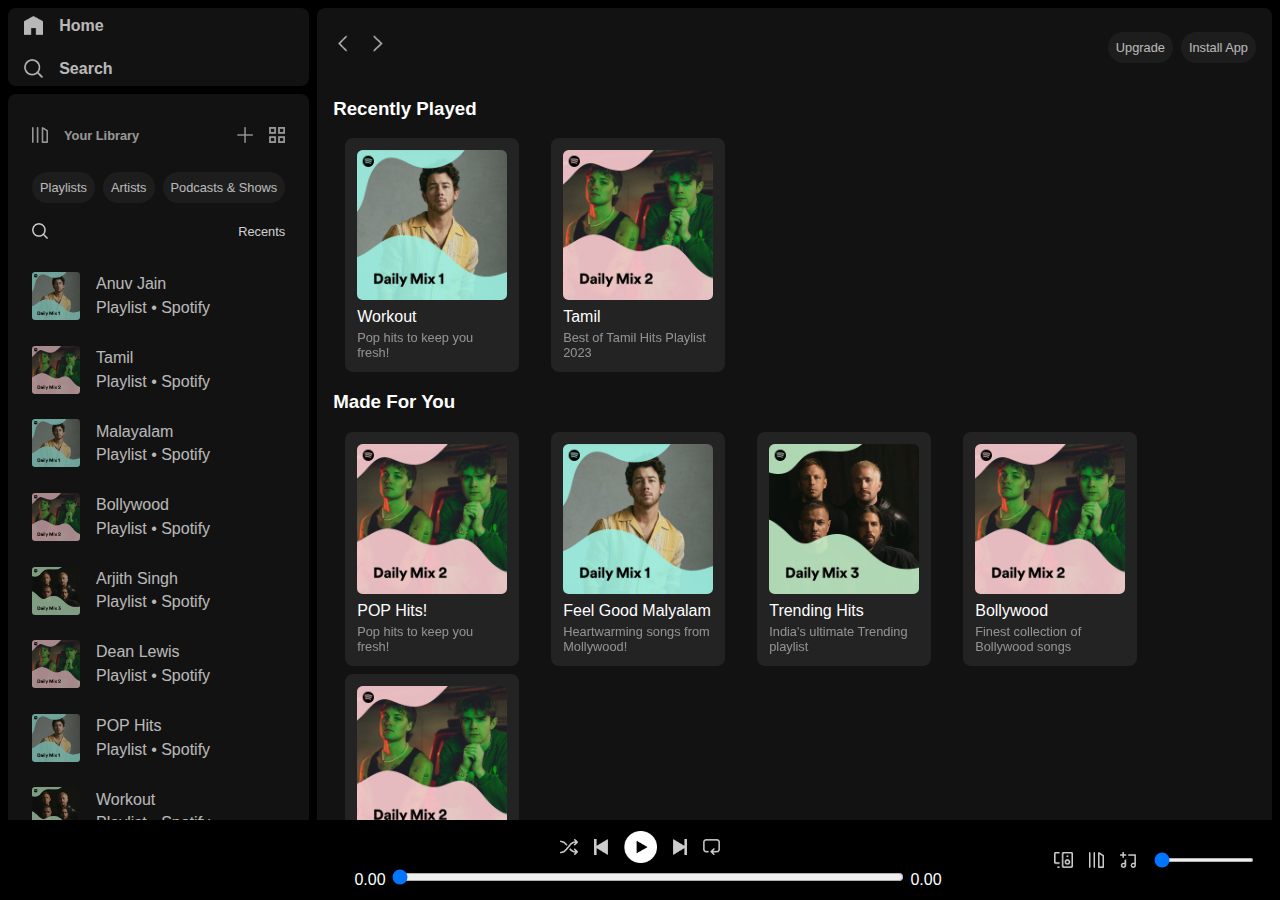
<file: spotifyclone/starting my html journey.html>
<!DOCTYPE html>
<html lang="en">
<head>
    <meta charset="UTF-8">
    <meta http-equiv="X-UA-Compatible" content="IE=edge">
    <meta name="viewport" content="width=device-width, initial-scale=1.0">
    <title>Spotify - Web Player: Music for everyone</title>
    <link rel="stylesheet" href="styles.css">
    <link rel="icon" href="assets/logo.png">
    
</head>
<body>
    <div class="container">
        <div class="sidebar">
            <div class="top-icons">
                <div class="link-flex">
                    <img src="assets/home.png" alt="Home">
                    <a href="#">Home</a>
                </div>
                <div class="link-flex">
                    <img src="assets/search.png" alt="Search">
                    <a href="#">Search</a>
                </div>
            </div>
            <div class="library">
                <div class="flex-top">
                    <div class="link-flex">
                        <img src="assets/playlist.png" alt="Library">
                        <p>Your Library</p>
                    </div>
                    <div class="link-flex">
                        <img src="assets/plus.png" >
                        <img src="assets/boxes.png">
                    </div>
                </div>
                <div class="link-flex" style="gap: 0.5rem">
                    <div class="chip">Playlists</div>
                    <div class="chip">Artists</div>
                    <div class="chip">Podcasts & Shows</div>
                </div>
                <div class="flex-top">
                    <img src="assets/search.png">
                    <p>Recents</p>
                </div>
                <div class="albums">
                    <div class="link-flex album-flex">
                        <img src="assets/mix1.jpeg" class="album-cover">
                        <div class="col-flex">
                            <p class="album-name">Anuv Jain</p>
                            <p>Playlist &#x2022; Spotify</p>
                        </div>
                    </div>
                    <div class="link-flex album-flex">
                        <img src="assets/mix2.jpeg" class="album-cover">
                        <div class="col-flex">
                            <p class="album-name">Tamil</p>
                            <p>Playlist &#x2022; Spotify</p>
                        </div>
                    </div>
                    <div class="link-flex album-flex">
                        <img src="assets/mix1.jpeg" class="album-cover">
                        <div class="col-flex">
                            <p class="album-name">Malayalam</p>
                            <p>Playlist &#x2022; Spotify</p>
                        </div>
                    </div>
                    <div class="link-flex album-flex">
                        <img src="assets/mix2.jpeg" class="album-cover">
                        <div class="col-flex">
                            <p class="album-name">Bollywood</p>
                            <p>Playlist &#x2022; Spotify</p>
                        </div>
                    </div>
                    <div class="link-flex album-flex">
                        <img src="assets/mix3.jpeg" class="album-cover">
                        <div class="col-flex">
                            <p class="album-name">Arjith Singh</p>
                            <p>Playlist &#x2022; Spotify</p>
                        </div>
                    </div>
                    <div class="link-flex album-flex">
                        <img src="assets/mix2.jpeg" class="album-cover">
                        <div class="col-flex">
                            <p class="album-name">Dean Lewis</p>
                            <p>Playlist &#x2022; Spotify</p>
                        </div>
                    </div>
                    <div class="link-flex album-flex">
                        <img src="assets/mix1.jpeg" class="album-cover">
                        <div class="col-flex">
                            <p class="album-name">POP Hits</p>
                            <p>Playlist &#x2022; Spotify</p>
                        </div>
                    </div>
                    <div class="link-flex album-flex">
                        <img src="assets/mix3.jpeg" class="album-cover">
                        <div class="col-flex">
                            <p class="album-name">Workout</p>
                            <p>Playlist &#x2022; Spotify</p>
                        </div>
                    </div>
                </div>
            </div>
        </div>
        <div class="main-content">
            <div class="navbar">
                <div class="link-flex">
                    <img src="assets/back_navigation.png">
                    <img src="assets/forward_navigation.png">
                </div>
                <!--Navbar content-->
                <div class="link-flex" style="gap: 0; column-gap: 0.5rem">
                    <div class="chip">Upgrade</div>
                    <div class="chip">Install App</div>
                </div>
            </div>
            <h3>Recently Played</h3>
            <div class="cards-container">
                <div class="card">
                    <img src="assets/mix1.jpeg" class="card-img">
                    <p class="card-name">Workout</p>
                    <p class="card-description">Pop hits to keep you fresh!</p>
                </div>
                <div class="card">
                    <img src="assets/mix2.jpeg" class="card-img">
                    <p class="card-name">Tamil</p>
                    <p class="card-description">Best of Tamil Hits Playlist 2023</p>
                </div>
            </div>
            <h3>Made For You</h3>
            <div class="cards-container">
                <div class="card">
                    <img src="assets/mix2.jpeg" class="card-img">
                    <p class="card-name">POP Hits!</p>
                    <p class="card-description">Pop hits to keep you fresh!</p>
                </div>
                <div class="card">
                    <img src="assets/mix1.jpeg" class="card-img">
                    <p class="card-name">Feel Good Malyalam</p>
                    <p class="card-description">Heartwarming songs from Mollywood!</p>
                </div>
                <div class="card">
                    <img src="assets/mix3.jpeg" class="card-img">
                    <p class="card-name">Trending Hits</p>
                    <p class="card-description">India's ultimate Trending playlist</p>
                </div>
                <div class="card">
                    <img src="assets/mix2.jpeg" class="card-img">
                    <p class="card-name">Bollywood</p>
                    <p class="card-description">Finest collection of Bollywood songs</p>
                </div>
                <div class="card">
                    <img src="assets/mix2.jpeg" class="card-img">
                    <p class="card-name">Melodies!</p>
                    <p class="card-description">Beauty of Melodies!</p>
                </div>
            </div>
            <h3>Your Top Mixes</h3>
            <div class="cards-container">
                <div class="card">
                    <img src="assets/mix1.jpeg" class="card-img">
                    <p class="card-name">Daily Mix1</p>
                    <p class="card-description">Your weekly mix tape of fresh Music</p>
                </div>
                <div class="card">
                    <img src="assets/mix2.jpeg" class="card-img">
                    <p class="card-name">Daily Mix2</p>
                    <p class="card-description">Heartwarming romantic songs</p>
                </div>
            </div>
        </div>
        <div class="player">
            <div class="volume-controls"></div>
            <div class="player-center">
                <div class="player-controls">
                    <img src="assets/shuffle.png" style="height: 1rem; margin-right: 1rem; opacity: 0.8;">
                    <img src="assets/previous_musicbar.png" style="height: 1rem; margin-right: 1rem; opacity: 0.8;">
                    <img src="assets/play_musicbar.png" style="height: 2rem; margin-right: 1rem;">
                    <img src="assets/next_musicbar.png" style="height: 1rem; margin-right: 1rem; opacity: 0.8;">
                    <img src="assets/loop.png" style="height: 1rem; margin-right: 1rem; opacity: 0.8;">
                </div>
                <div class="player-timeline">
                    <span class="current-time">0.00</span>
                    <input type="range" class="timeline-slider" value="0">
                    <span class="total-time">0.00</span>
                </div>
            </div>
            <div class="volume-controls">
                <img src="assets/device.png" alt="Volume">
                <img src="assets/playlist.png" alt="Settings">
                <img src="assets/music.png" alt="Fullscreen">
                <input type="range" class="volume-slider" value="0">
            </div>
        </div>
    </div>
</body>
</html>
</file>
<file: spotifyclone/styles.css>
:root{
    --black: #000;
    --grey: #121212;
    --light-grey: #232323;
    --white: #fff;
    --green: #1bd760;
}

html,body{
    height: 100%;
    margin: 0rem;
    overflow: hidden;
    display: flex;
    flex-direction: column;;
    font-family: "Nunito", sans-serif;
    background-color: var(--black);
    color: var(--white);
}

a {
    color: var(--white);
    text-decoration: none;
}
.container{
    flex: 1;
    display: flex;
    overflow: hidden;
    background-color: var(--black);
    padding: 0.5rem;
}

.sidebar{
    flex: 0.25;
    background-color: var(--black);
    margin-right: 0.5rem;
    border-radius: 0.5rem;
}

.main-content{
    flex: 0.8;
    background-color: var(--grey);
    overflow-y: auto;
    border-radius: 0.5rem;
    padding: 0rem 1rem;
    padding-bottom: 6rem;
}

.player{
    position: fixed;
    height: 80px;
    width: 100%;
    bottom: 0;
    background-color: var(--black);
}

.top-icons{
    background-color: var(--grey);
    margin-bottom: 0.5rem !important;
    padding: 0.5rem 1rem;
    border-radius: 0.5rem;
    display: flex;
    flex-direction: column;
    gap: 1.5rem;
}

.link-flex{
    display: flex;
    justify-content: flex-start;
    gap: 1rem;
    align-items: center;
    opacity: 0.7;
    font-weight: 600;
    font-size: 1rem;
    cursor: pointer;
}

.link-flex:hover{
    opacity: 1;
    transition: all 0.3s;
}

.link-flex img{
    height: 1.2rem;
    width: 1.2rem;
}

.link-flex p{
    font-size: 1rem;
    color: var(--white);
}

.library{
    background-color: var(--grey);
    padding: 0.8rem 1.5rem;
    border-radius: 0.5rem;
    overflow-y: auto;
    height: 70vh;
    padding-bottom: 6rem;
}

.flex-top{
    display: flex;
    justify-content: space-between;
    align-items: center;
    margin-bottom: 0.5rem;
}

.flex-top img{
    height: 1rem;
    width: 1rem;
    opacity: 0.8;
    margin-top: 0.5rem;
}

.flex-top p{
    font-size: 0.8rem;
    opacity: 0.8;
    padding-top: 0.5rem;
}

.flex-top p:hover{
    opacity: 1;
    transition: all 0.3s;
}

.flex-top img:hover{
    opacity: 1;
    transition: all 0.3s;
}

.chip{
    margin-top: 0.5rem;
    padding: 0.5rem 0.5rem;
    background-color: var(--light-grey);
    border-radius: 5rem;
    width: max-content;
    font-weight: normal;
    color: var(--white);
    font-size: 0.8rem;
}

.albums{
    margin-top: 0.5rem;
}

.album-cover{
    height: 3rem !important;
    width: 3rem !important;
    border-radius: 0.2rem;
}

.col-flex{
    margin: 0;
    font-weight: normal;
    font-size: 0.8rem;
}

.album-name{
    color: var(--white);
    margin-bottom: -0.65rem !important;
    font-size: 1rem !important;
}

.navbar{
    position: sticky;
    top: 0;
    display: flex;
    justify-content: space-between;
    padding: 1rem 0rem;
    align-items: center;
    background-color: var(--grey);
}

.cards-container{
    display: flex;
    gap: 0.5rem;
    flex-wrap: wrap;
}

.card{
    width: 150px;
    background-color: var(--light-grey);
    padding: 0.75rem;
    border-radius: 0.5rem;
    height: fit-content;
    margin: 0rem 0.75rem;
}

.card-img{
    width: 100%;
    border-radius: 0.35rem;
}

.card-name{
    margin: 0.25rem 0;
    font-size: 1rem;
}

.card-description{
    margin: 0;
    font-size: 0.8rem;
    opacity: 0.5;
}

.player{
    width: 100vw;
    display: flex;
    justify-content: space-between;
    align-items: center;
}

.player-controls{
    display: flex;
    align-items: center;
    margin-bottom: 0.3rem;
}

.volume-controls{
    width: 25vw;
    display: flex;
    justify-content: flex-end;
    margin-right: 2rem;
    align-items: center;
}

.player-center{
    width: 50vw;
    display: flex;
    flex-direction: column;
    justify-content: center;
    align-items: center;
}

.timeline-slider{
    width: 40vw;
}

.volume-controls img{
    height: 1rem;
    margin-right: 1rem;
    opacity: 0.8;
}

.volume-slider{
    width: 100px;
    height: 4px;
}
</file>
